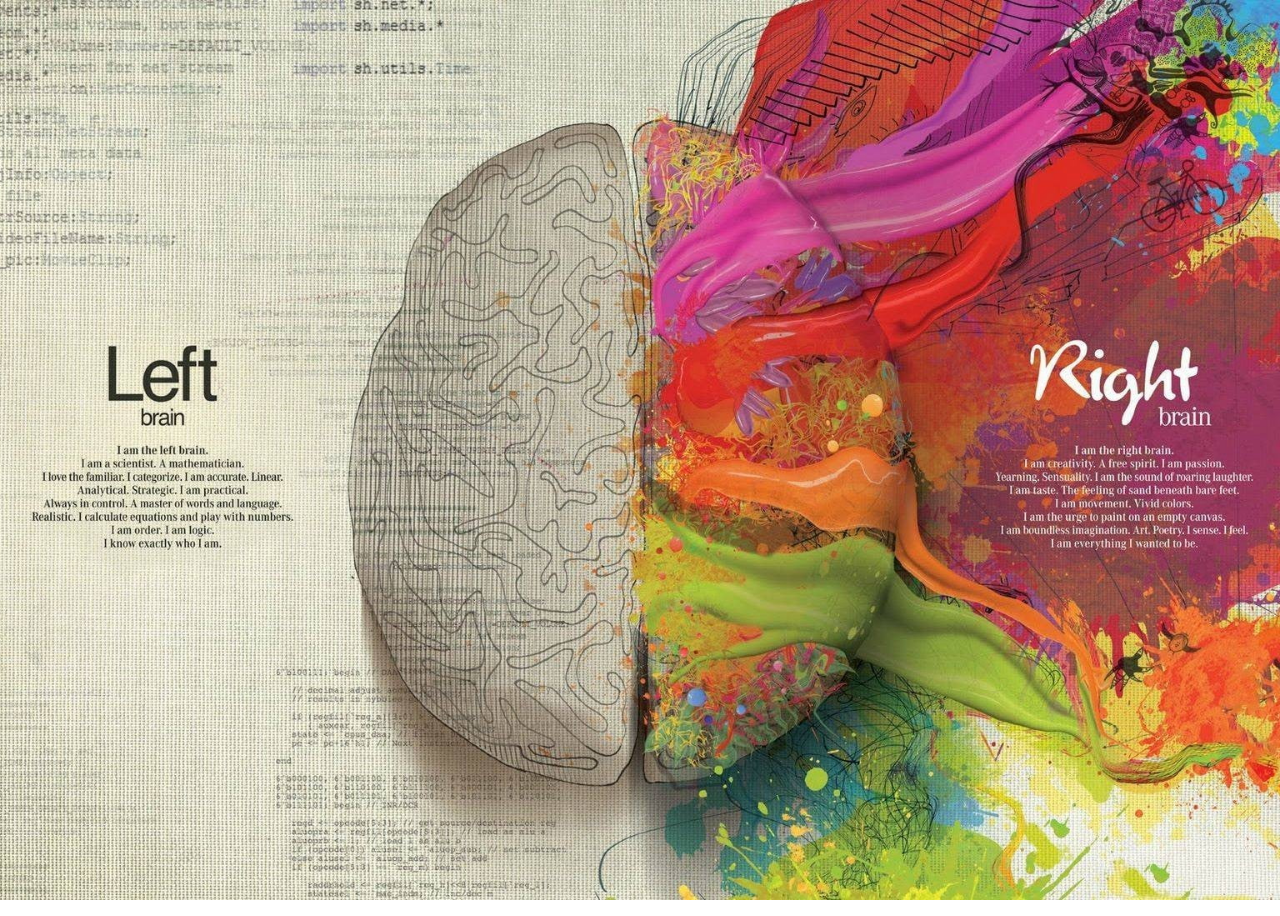
<file: index.html>
<!DOCTYPE html>
<html lang="en">
<head>
  <meta charset="UTF-8">
  <meta name="viewport" content="width=device-width, initial-scale=1.0">
  <title>Document</title>
</head>
<link rel="stylesheet" href="./style.css"><body>
 <body>
 
<div class="login-container">
  <h2>تسجيل الدخول</h2>
  <form>
      <div class="input-group">
          <label for="username">اسم المستخدم</label>
          <input type="text" id="username" name="username" required>
      </div>
      <div class="input-group">
          <label for="password">كلمة المرور</label>
          <input type="password" id="password" name="password" required>
      </div>
      <button type="submit" class="login-btn"><a href="./login.html">تسجيل الدخول</a></button>
  </form>
</div>

</body>
</html>
</file>
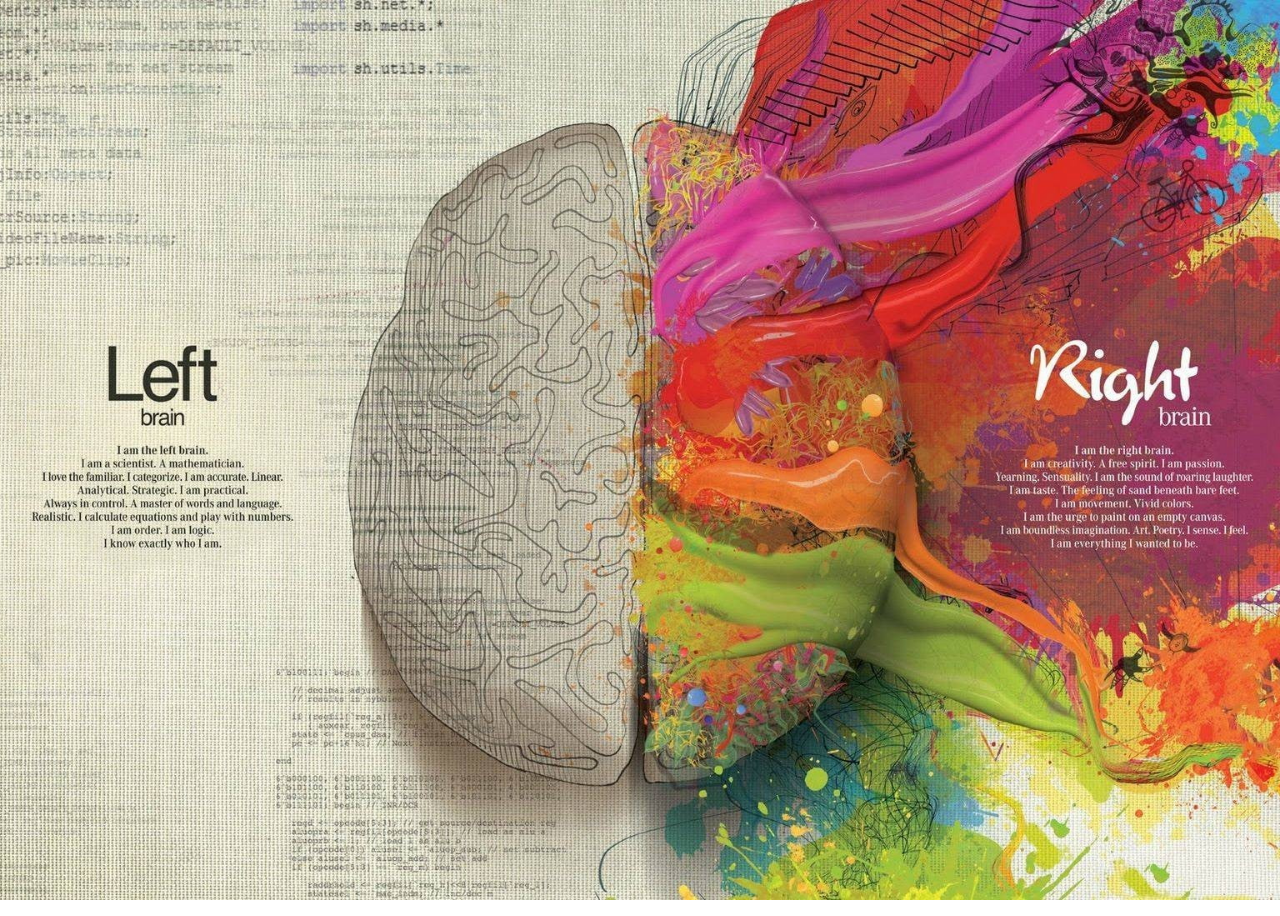
<file: project.html>
<!DOCTYPE html>
<html lang="en">
<head>
  <meta charset="UTF-8">
  <meta name="viewport" content="width=device-width, initial-scale=1.0">
  <title>Document</title>
</head>
<link rel="stylesheet" href="./style.css"><body>
 <body>
 
<div class="login-container">
  <h2>تسجيل الدخول</h2>
  <form>
      <div class="input-group">
          <label for="username">اسم المستخدم</label>
          <input type="text" id="username" name="username" required>
      </div>
      <div class="input-group">
          <label for="password">كلمة المرور</label>
          <input type="password" id="password" name="password" required>
      </div>
      <button type="submit" class="login-btn"><a href="./login.html">تسجيل الدخول</a></button>
  </form>
</div>

</body>
</html>
</file>
<file: style.css>
body {
            font-family: Arial, sans-serif;
            display: flex;
            justify-content: center;
            align-items: center;
            height: 100vh;
            background: url('./wallpaperflare.com_wallpaper.jpg') no-repeat center center fixed;
            background-size: cover;
        }
        .login-container {
            background: white;
            padding: 30px;
            border-radius: 15px;
            box-shadow: 0 10px 20px rgba(0, 0, 0, 0.2);
            width: 350px;
            text-align: center;
            opacity: 0;
            transform: translateY(-20px);
            animation: fadeIn 0.8s ease-in-out forwards;
        }
        @keyframes fadeIn {
            from {
                opacity: 0;
                transform: translateY(-20px);
            }
            to {
                opacity: 1;
                transform: translateY(0);
            }
        }
        .login-container h2 {
            margin-bottom: 20px;
            color: #222;
            text-decoration: none;
        }
        .input-group {
            margin-bottom: 20px;
            text-align: right;
        }
        .input-group label {
            display: block;
            margin-bottom: 5px;
            font-weight: bold;
            color: #555;
        }
        .input-group input {
            width: 100%;
            padding: 10px;
            border: 1px solid #ccc;
            border-radius: 8px;
            outline: none;
            background-color: #f9f9f9;
            transition: all 0.3s ease-in-out;
        }
        .input-group input:focus {
            border-color: #555;
            box-shadow: 0 0 5px rgba(85, 85, 85, 0.5);
        }
        .login-btn {
            width: 100%;
            padding: 12px;
            background: linear-gradient(135deg, #ff7eb3, #ff758c);
            color: white;
            border: none;
            border-radius: 50px;
            cursor: pointer;
            font-size: 16px;
            font-weight: bold;
            text-transform: uppercase;
            letter-spacing: 1px;
            transition: all 0.3s ease-in-out;
            position: relative;
            overflow: hidden;
            box-shadow: 0 5px 15px rgba(255, 118, 150, 0.4);
        }
        .login-btn::before {
            content: '';
            position: absolute;
            top: 0;
            left: -100%;
            width: 100%;
            height: 100%;
            background: rgba(255, 255, 255, 0.3);
            transition: all 0.3s ease-in-out;
        }
        .login-btn:hover::before {
            left: 100%;
        }
        .login-btn:hover {
            background: linear-gradient(135deg, #ff5a8a, #ff3d68);
            transform: scale(1.1);
            box-shadow: 0 5px 20px rgba(255, 90, 138, 0.5);
        }
        a {
            text-decoration: none;
        }
</file>
